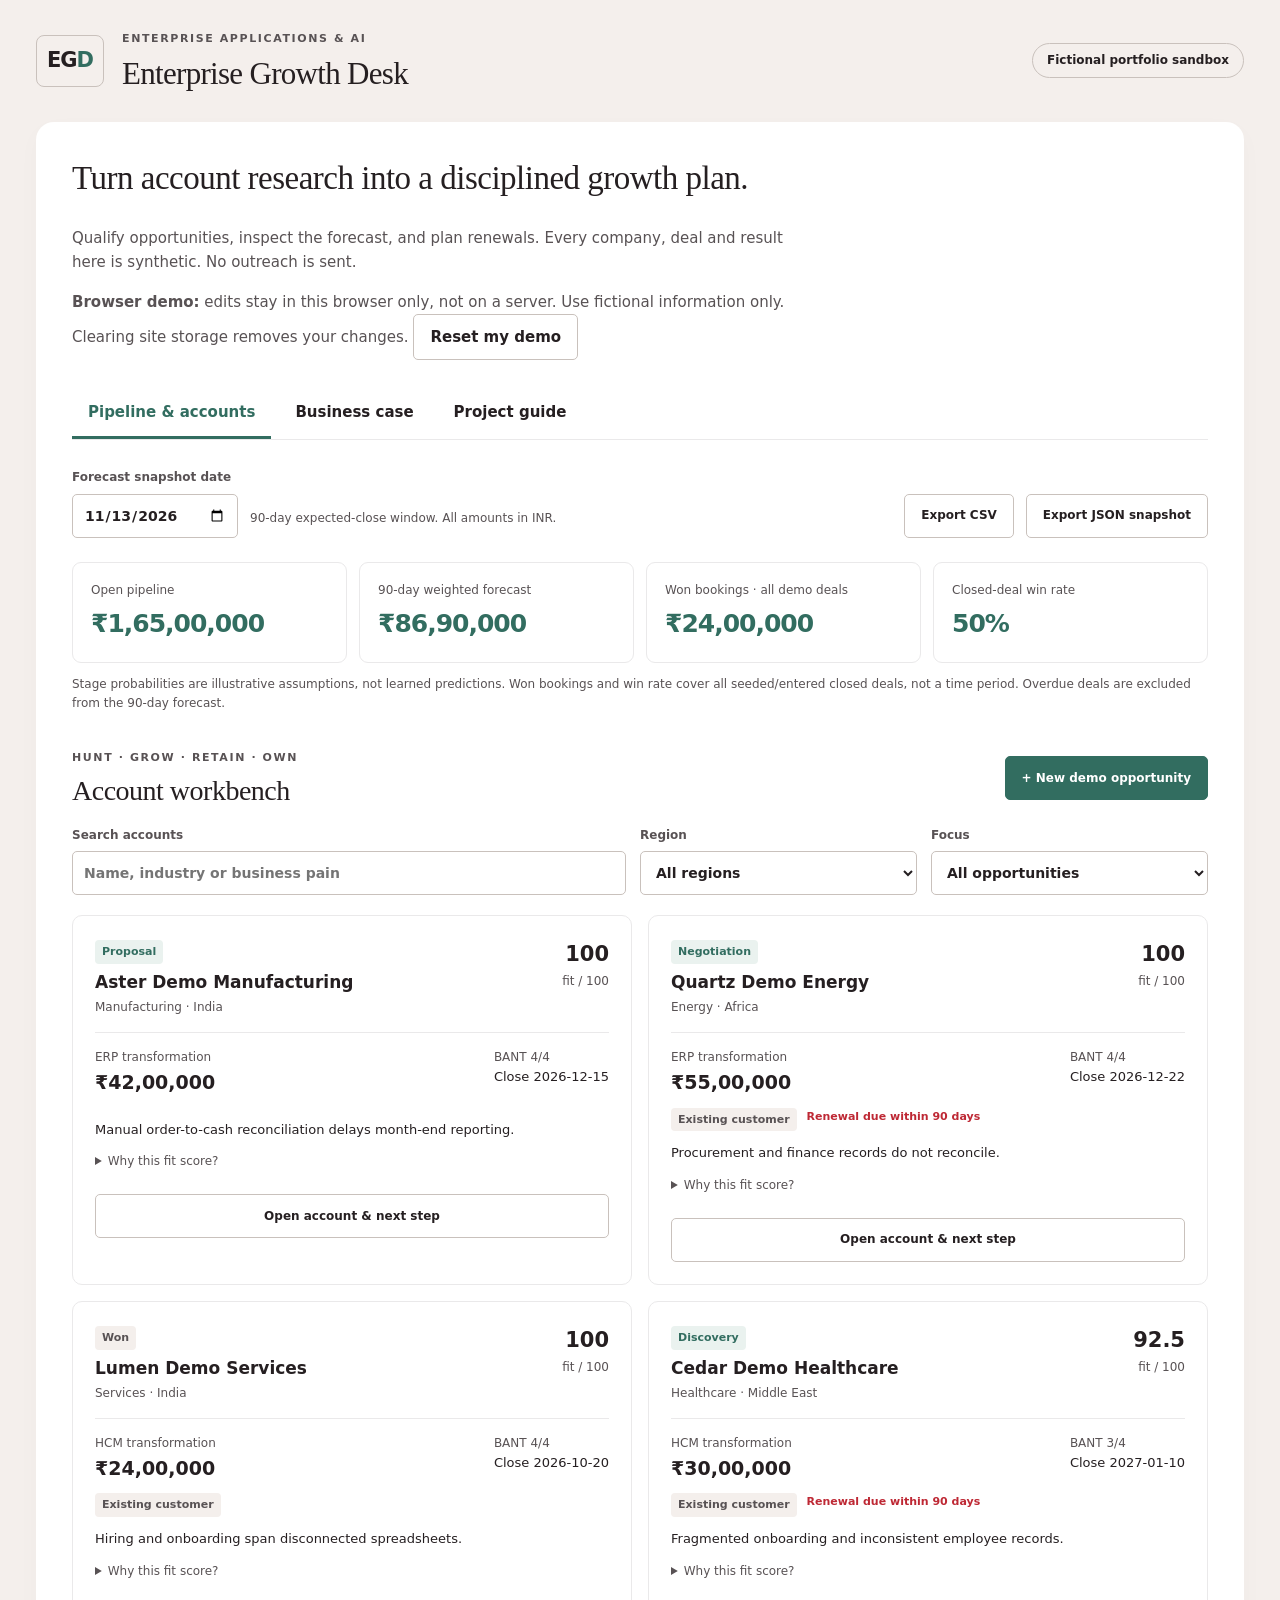
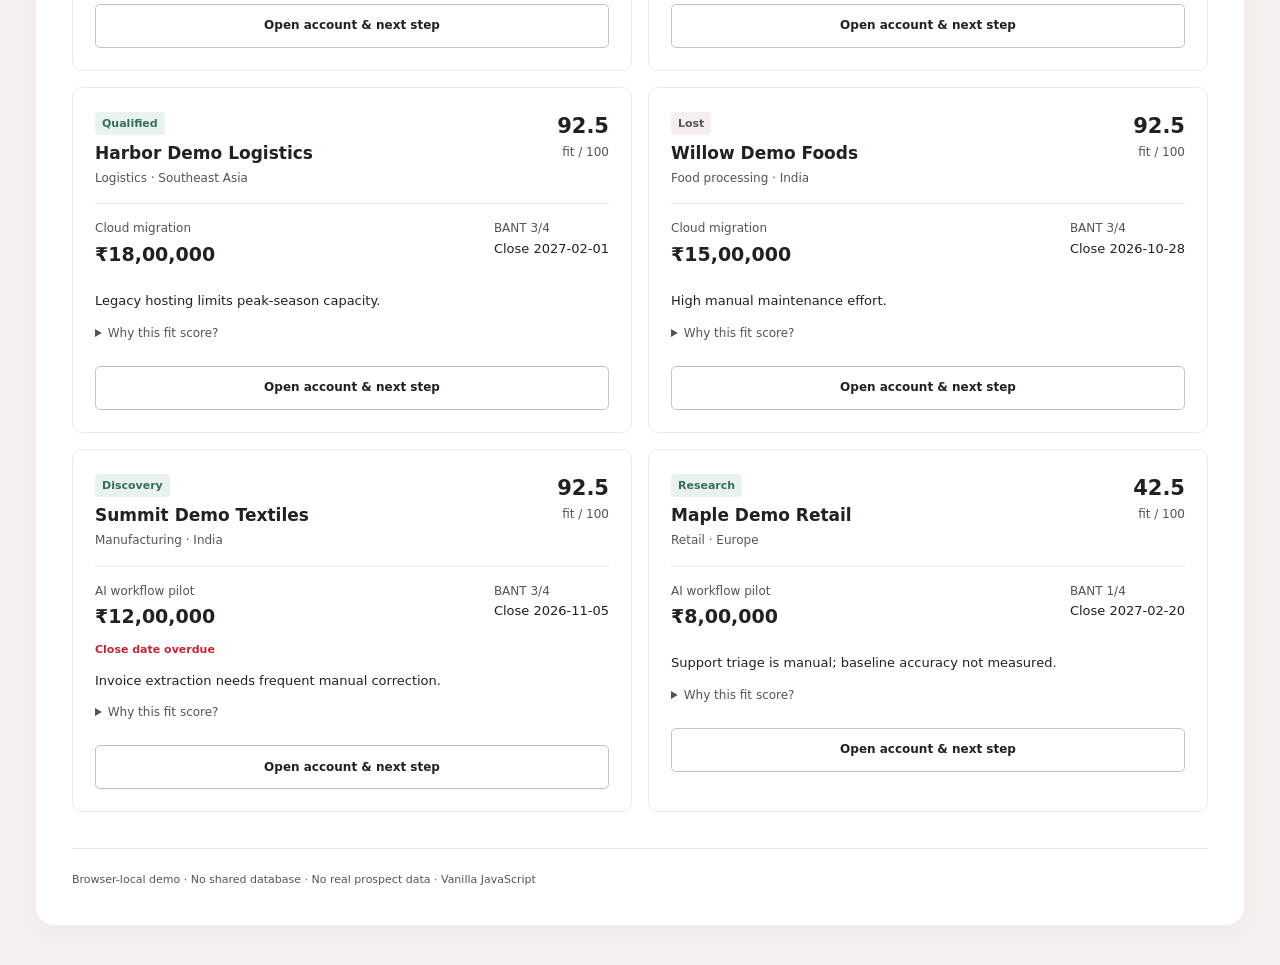
<file: demo/index.html>
<!doctype html>
<html lang="en"><head><meta charset="utf-8"><meta name="viewport" content="width=device-width, initial-scale=1"><title>Enterprise Growth Desk</title><link rel="stylesheet" href="./style.css"><script src="./demo-api.js" defer></script><script src="./app.js" defer></script></head>
<body><header><div class="brand">EG<span>D</span></div><div><p class="eyebrow">Enterprise applications & AI</p><h1>Enterprise Growth Desk</h1></div><span class="badge">Fictional portfolio sandbox</span></header>
<main><section class="intro"><h2>Turn account research into a disciplined growth plan.</h2><p>Qualify opportunities, inspect the forecast, and plan renewals. Every company, deal and result here is synthetic. No outreach is sent.</p><p><strong>Browser demo:</strong> edits stay in this browser only, not on a server. Use fictional information only. Clearing site storage removes your changes. <button id="reset-demo">Reset my demo</button></p></section>
<nav aria-label="Workspace"><button class="tab selected" data-view="pipeline">Pipeline & accounts</button><button class="tab" data-view="case">Business case</button><button class="tab" data-view="guide">Project guide</button></nav>
<div id="notice" role="status" aria-live="polite"></div>
<section id="pipeline-view">
<div class="toolbar"><label>Forecast snapshot date <input type="date" id="as-of" value="2026-11-13"></label><p>90-day expected-close window. All amounts in INR.</p><button id="export">Export CSV</button><button id="backup">Export JSON snapshot</button></div>
<div class="metrics" id="metrics"></div><p class="caption">Stage probabilities are illustrative assumptions, not learned predictions. Won bookings and win rate cover all seeded/entered closed deals, not a time period. Overdue deals are excluded from the 90-day forecast.</p>
<div class="section-head"><div><p class="eyebrow">Hunt · grow · retain · own</p><h2>Account workbench</h2></div><button id="new-account" class="primary">+ New demo opportunity</button></div>
<div class="filters"><label>Search accounts <input type="search" id="search" placeholder="Name, industry or business pain"></label><label>Region <select id="region-filter"><option value="">All regions</option><option>India</option><option>Middle East</option><option>Africa</option><option>Europe</option><option>Southeast Asia</option></select></label><label>Focus <select id="focus-filter"><option value="">All opportunities</option><option value="open">Open pipeline</option><option value="renewal">Renewal due in 90 days</option><option value="overdue">Overdue close date</option><option value="existing">Existing customers</option></select></label></div>
<div id="accounts" class="accounts"></div>
</section>
<section id="case-view" hidden><div class="section-head"><div><p class="eyebrow">Advise in business terms</p><h2>Workflow automation business case</h2></div></div><p>Estimate time-value potential for a cloud or AI workflow pilot. These inputs are assumptions, not savings achieved. Freed staff time is capacity value, not automatically cash savings. Validate accuracy, privacy, adoption and implementation scope before proposing a pilot.</p>
<div class="case-grid"><form id="roi-form" class="panel"><h3>Scenario assumptions</h3><label>Monthly addressable manual hours <input name="hours" type="number" min="0" max="1000000000" value="800" required></label><label>Loaded cost per hour (INR) <input name="hourly_cost" type="number" min="0" max="1000000000" value="600" required></label><label>Realized automation / adoption (%) <input name="adoption" type="number" min="0" max="100" value="50" required></label><label>Annual recurring cost (INR) <input name="annual_cost" type="number" min="0" max="1000000000" value="600000" required></label><label>One-time implementation (INR) <input name="implementation_cost" type="number" min="0" max="1000000000" value="900000" required></label><button class="primary">Calculate scenario</button></form><div><div class="panel" id="roi-result" aria-live="polite"></div><div class="panel"><h3>Before a pilot</h3><ol><li>Record the existing workflow and measured baseline.</li><li>Check data access, residency and human-review gates.</li><li>Agree accuracy, time and adoption success criteria.</li><li>Validate benefits with finance and scope with presales.</li></ol></div></div></div></section>
<section id="guide-view" hidden><p class="eyebrow">Built to explain, not overclaim</p><h2>What this project demonstrates</h2><div class="guide-grid"><article class="panel"><h3>Hunt</h3><p>A transparent account-fit score and BANT qualification. Every score shows its reasons; qualified stages require evidence fields.</p><h3>Grow & retain</h3><p>Existing-customer and renewal flags, a discovery brief and recorded follow-up actions. No automatic renewal or outreach.</p></article><article class="panel"><h3>Advise</h3><p>Product-specific discovery questions and a cost-benefit scenario. AI is a solution category, not a claim that the app runs an AI model.</p><h3>Own</h3><p>Stage-weighted pipeline, explicit forecast window, overdue hygiene, closed-deal win rate, CSV/JSON exports and browser-local records in this demo (SQLite in the downloadable Python edition).</p></article></div><article class="panel"><h3>Model assumptions</h3><p>Research 5% · Qualified 20% · Discovery 40% · Proposal 65% · Negotiation 80% · Won 100% · Lost 0%.</p><p>Fit score: employee size up to 25 + documented pain 25 + decision maker 20 + BANT completeness up to 30. This is a chosen heuristic, not proven conversion likelihood.</p><p>Timezones are region labels only. All values are manually normalized INR; no live FX or calendar integration. Demo date is 13 November 2026; change the snapshot date to explore later renewals.</p></article><article class="panel"><h3>Honest portfolio framing</h3><p>This sandbox demonstrates sales-operations thinking and software implementation. It does not establish enterprise-sales employment, real customer acquisition, revenue achievement, SAP implementation expertise, CRM certifications, LinkedIn Sales Navigator use or production readiness.</p><p>Read the README and interview guide in the source repository. Run the tests and complete the practice workflow before adding a resume bullet.</p></article></section>
<footer>Browser-local demo · No shared database · No real prospect data · Vanilla JavaScript</footer></main>
<dialog id="account-dialog"><div class="dialog-head"><div><p class="eyebrow">Demo opportunity</p><h2 id="dialog-title">Account details</h2></div><button id="close-dialog" aria-label="Close account">Close</button></div><form id="account-form"><input type="hidden" name="id"><input type="hidden" name="version"><div class="form-grid">
<label>Account name <input name="name" maxlength="100" required></label><label>Industry <input name="industry" maxlength="100" required></label>
<label>Region <select name="region"><option>India</option><option>Middle East</option><option>Africa</option><option>Europe</option><option>Southeast Asia</option></select></label><label>Solution category <select name="product"><option>ERP transformation</option><option>HCM transformation</option><option>Cloud migration</option><option>AI workflow pilot</option></select></label>
<label>Employees <input name="employees" type="number" min="0" max="1000000000" step="1" required></label><label>Opportunity value (INR) <input name="value" type="number" min="0" max="1000000000" step="0.01" required></label>
<label>Stage <select name="stage"><option>Research</option><option>Qualified</option><option>Discovery</option><option>Proposal</option><option>Negotiation</option><option>Won</option><option>Lost</option></select></label><label>Target close date <input name="close_date" type="date"></label>
<label>Decision maker / fictional persona <input name="decision_maker" maxlength="1000"></label><label>Renewal date <input name="renewal_date" type="date"></label>
<label class="wide">Business pain <textarea name="pain" rows="2" maxlength="1000"></textarea></label><label class="wide">Next step <textarea name="next_step" rows="2" maxlength="1000"></textarea></label><label class="wide">Loss reason (required if Lost) <input name="loss_reason" maxlength="1000"></label></div>
<fieldset><legend>BANT evidence confirmed in this demo scenario</legend><div class="checks"><label><input type="checkbox" name="budget">Budget</label><label><input type="checkbox" name="authority">Authority</label><label><input type="checkbox" name="need">Need</label><label><input type="checkbox" name="timeline">Timeline</label><label><input type="checkbox" name="existing_customer">Existing customer</label></div></fieldset><p class="caption">Qualified or later requires 3/4 BANT, decision maker, next step, close date and positive deal value. Mark these only when the scenario supports them.</p><p id="form-error" class="error" role="alert"></p><button class="primary">Save opportunity</button></form>
<div id="account-extra"><section class="panel" id="brief"></section><section class="panel"><h3>Activity log</h3><form id="activity-form"><label>Demo activity note <textarea id="activity-note" maxlength="2000" required></textarea></label><button>Add note</button></form><div id="activities"></div></section></div></dialog>
</body></html>
</file>
<file: demo/style.css>
:root{color-scheme:light;--ink:#251f21;--muted:#585254;--ground:#f4efec;--line:#eae9ea;--teal:#326d60;--red:#be2834}*{box-sizing:border-box}body{margin:0;background:var(--ground);color:var(--ink);font:15px/1.6 system-ui,-apple-system,BlinkMacSystemFont,"Segoe UI",sans-serif}header{max-width:1280px;margin:auto;padding:30px 36px;display:flex;align-items:center;gap:18px}.brand{font-weight:800;font-size:21px;letter-spacing:-1px;border:1px solid #c9c1bc;padding:8px 10px;border-radius:8px}.brand span{color:var(--teal)}h1,h2,h3,p{margin-top:0}h1{font:normal 31px/1.2 Georgia,serif;margin-bottom:0;letter-spacing:-.7px}h2{font:normal 28px/1.25 Georgia,serif;letter-spacing:-.5px}h3{font-size:17px;margin-bottom:12px}p{margin-bottom:16px}.eyebrow{text-transform:uppercase;letter-spacing:1.6px;font-size:11px;font-weight:650;color:var(--muted);margin-bottom:7px}.badge{margin-left:auto;border:1px solid #c9c1bc;border-radius:30px;padding:7px 14px;font-size:12px;font-weight:600}main{max-width:1208px;margin:0 auto 40px;background:white;border-radius:18px;padding:36px;box-shadow:0 8px 25px #251f2106}.intro{max-width:740px}.intro h2{font-size:33px}.intro p{color:var(--muted)}nav{display:flex;flex-wrap:wrap;border-bottom:1px solid var(--line);gap:8px;margin:28px 0}.tab{border:0;border-radius:0;border-bottom:3px solid transparent;background:transparent;padding:12px 16px}.tab.selected{border-color:var(--teal);color:var(--teal);font-weight:650}button,input,select,textarea{font:inherit}button{background:white;border:1px solid #c9c1bc;padding:10px 16px;border-radius:5px;cursor:pointer;min-height:44px;color:var(--ink);font-weight:600}button:hover{background:#f4f7f6}button.primary{background:var(--teal);border-color:var(--teal);color:white}button.primary:hover{background:#25574d}button:disabled{opacity:.6;cursor:wait}button:focus-visible,input:focus-visible,select:focus-visible,textarea:focus-visible{outline:3px solid #73a89a;outline-offset:3px}label{display:flex;flex-direction:column;font-size:12px;color:var(--muted);font-weight:600;gap:6px}input,select,textarea{width:100%;min-width:0;padding:9px 11px;border:1px solid #c9c1bc;border-radius:5px;min-height:44px;color:var(--ink);background:white;font-size:14px}textarea{resize:vertical}.toolbar{display:flex;align-items:end;gap:12px;flex-wrap:wrap}.toolbar p{flex:1;min-width:150px;font-size:12px;color:var(--muted);margin-bottom:10px}.toolbar button{font-size:12px}.metrics{display:grid;grid-template-columns:repeat(4,1fr);gap:12px;margin-top:24px}.metric{border:1px solid var(--line);border-radius:9px;padding:18px}.metric .number{font-size:25px;font-weight:650;letter-spacing:-1px;margin:4px 0 0;color:var(--teal)}.metric .label{font-size:12px;color:var(--muted)}.caption{font-size:12px;color:var(--muted);margin:12px 0 26px}.section-head{display:flex;align-items:center;justify-content:space-between;gap:16px;margin:35px 0 18px}.section-head h2{margin:0}.section-head button{font-size:12px}.filters{display:grid;grid-template-columns:2fr 1fr 1fr;gap:14px;margin-bottom:20px}.accounts{display:grid;grid-template-columns:repeat(2,1fr);gap:16px}.account{border:1px solid var(--line);border-radius:10px;padding:22px;min-width:0}.account h3{margin:7px 0 4px;font-size:17px;line-height:1.35}.account .meta{font-size:12px;color:var(--muted)}.pill{display:inline-block;border-radius:4px;padding:3px 7px;background:#eaf2ef;color:var(--teal);font-size:11px;font-weight:650}.pill.neutral{color:var(--muted);background:var(--ground)}.account-top{display:flex;justify-content:space-between;gap:12px;align-items:start}.score{text-align:right;font-size:12px;color:var(--muted);white-space:nowrap}.score strong{font-size:21px;display:block;color:var(--ink)}.deal-line{display:flex;justify-content:space-between;gap:14px;flex-wrap:wrap;border-top:1px solid var(--line);padding-top:15px;margin-top:15px;font-size:13px}.deal-line strong{font-size:19px}.account p{font-size:13px;margin:12px 0}.account details{font-size:12px;color:var(--muted);margin-bottom:12px}.account button{width:100%;font-size:12px}.flag{font-size:11px;color:var(--red);font-weight:600}.health{display:flex;gap:10px;flex-wrap:wrap;margin:10px 0}.empty{padding:32px;border:1px dashed #c9c1bc;grid-column:1/-1}.panel{border:1px solid var(--line);border-radius:9px;padding:24px;margin-bottom:20px}.panel p,.panel li{font-size:14px}.case-grid,.guide-grid{display:grid;grid-template-columns:1fr 1fr;gap:24px}.case-grid form label{margin-bottom:14px}.result-row{display:flex;align-items:baseline;justify-content:space-between;gap:16px;padding:10px 0;border-bottom:1px solid var(--line);font-size:13px}.result-row strong{color:var(--teal);font-size:19px}.result-row:last-child{border:0}#notice:not(:empty){padding:12px 16px;border-radius:5px;background:#eaf2ef;margin:16px 0;font-size:13px}.error{color:var(--red)}footer{border-top:1px solid var(--line);padding-top:22px;margin-top:36px;font-size:11px;color:var(--muted)}dialog{width:min(820px,calc(100% - 24px));max-height:90vh;border:0;border-radius:14px;padding:28px;color:var(--ink)}dialog::backdrop{background:#251f2177}.dialog-head{display:flex;align-items:start;justify-content:space-between;gap:14px}.form-grid{display:grid;grid-template-columns:1fr 1fr;gap:14px}.wide{grid-column:1/-1}fieldset{border:1px solid var(--line);border-radius:5px;margin:22px 0 0;padding:12px}legend{font-size:12px}.checks{display:flex;flex-wrap:wrap;gap:18px}.checks label{flex-direction:row;align-items:center}.checks input{width:18px;min-height:18px}.checks label{min-height:44px}#account-extra{margin-top:28px}#activities{margin-top:20px}.activity{font-size:13px;padding:12px 0;border-top:1px solid var(--line);white-space:pre-wrap;overflow-wrap:anywhere}.activity time{display:block;font-size:11px;color:var(--muted)}ul,ol{padding-left:22px}.brief-label{font-size:12px;color:var(--muted)}[hidden]{display:none!important}summary{cursor:pointer;min-height:30px}#roi-result h3{margin-bottom:10px}
@media(max-width:800px){header{padding:24px;flex-wrap:wrap}.badge{margin-left:0}main{margin:0 12px 20px;padding:24px}.metrics{grid-template-columns:repeat(2,1fr)}.filters{grid-template-columns:1fr 1fr}.filters label:first-child{grid-column:1/-1}.case-grid,.guide-grid{grid-template-columns:1fr;gap:0}.account{padding:18px}.accounts{grid-template-columns:1fr}.intro h2{font-size:29px}}
@media(max-width:450px){header{padding:20px 18px;gap:12px}.brand{font-size:18px}header h1{font-size:23px}header .eyebrow{font-size:9px;letter-spacing:1px}.badge{font-size:10px}main{padding:20px 16px;margin:0 8px 16px;border-radius:12px}.intro h2{font-size:26px}.tab{padding:10px;font-size:12px}nav{gap:0}.toolbar{align-items:stretch}.toolbar label,.toolbar p{width:100%;margin:0}.toolbar button{flex:1}.metric{padding:14px 12px}.metric .number{font-size:21px}.metric .label{font-size:11px}.section-head{align-items:start;flex-direction:column}.filters{grid-template-columns:1fr}.filters label:first-child{grid-column:auto}.form-grid{grid-template-columns:1fr}.wide{grid-column:auto}dialog{padding:20px}.result-row{flex-direction:column;gap:2px}.account h3{font-size:16px}.account{padding:16px}.score strong{font-size:18px}.account-top{gap:8px}.panel{padding:18px}h2{font-size:25px}}
.metrics{grid-template-columns:repeat(4,minmax(0,1fr))}.metric{min-width:0}.metric .number{overflow-wrap:anywhere}@media(max-width:800px){.metrics{grid-template-columns:repeat(2,minmax(0,1fr))}}@media(max-width:360px){.metrics{grid-template-columns:1fr}.metric{display:flex;align-items:center;justify-content:space-between;gap:14px}.metric .number{font-size:22px;white-space:nowrap}.metric .label{max-width:110px}}
@media(max-width:450px){.metrics{grid-template-columns:1fr}.metric{display:flex;align-items:center;justify-content:space-between;gap:14px}.metric .number{font-size:22px;white-space:nowrap;overflow-wrap:normal}.metric .label{max-width:130px}}
</file>
